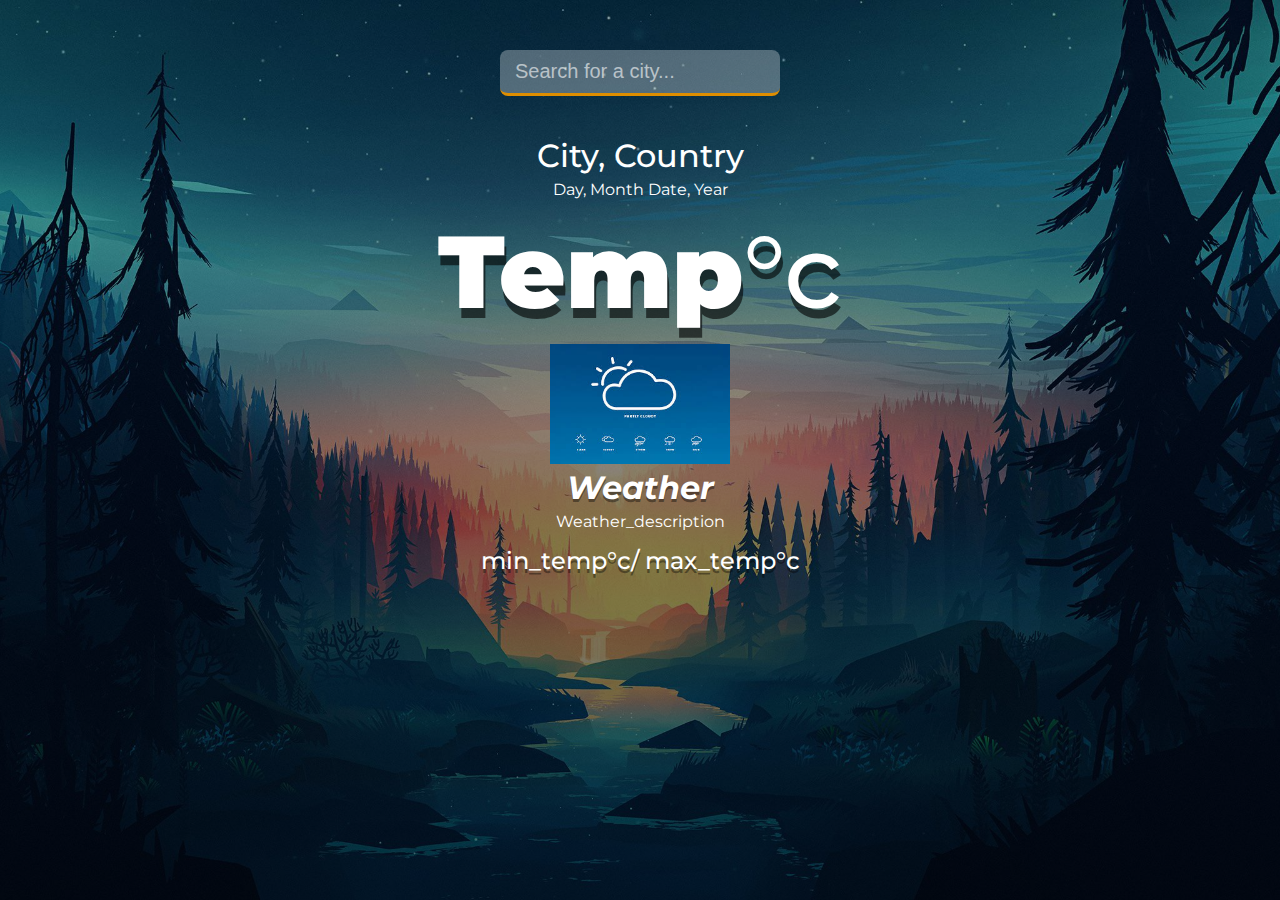
<file: index.html>
<!DOCTYPE html>
<html lang="en">

<head>
    <meta charset="UTF-8">
    <meta name="viewport" content="width=device-width, user-scalable=no" />
    <title>Weather App</title>
    <link rel="stylesheet" href="style.css">

</head>

<body>

    <div class="app-wrap">
        <header>
            <input type="text" class="search-box" placeholder="Search for a city..." autocomplete="on">
        </header>

        <main>
            <section class="location">
                <div class="city">
                    City, Country
                </div>
                <div class="date">
                    Day, Month Date, Year
                </div>
            </section>
            <div class="current">
                <div class="temp">Temp<span>°c</span></div>
                <div class="weather-icon">
                    <img  src="weathericon2.jpg" height="120px" weight="100px" alt="weather_icon">
                </div>
                <div class="weather">Weather</div>
                <div class="description">Weather_description</div>
                <div class="hi-low">min_temp°c/ max_temp°c</div>
            </div>
        </main>
    </div>

    <script src="main.js"></script>

</body>


</html>
</file>
<file: style.css>
@import url("https://fonts.googleapis.com/css2?family=Montserrat:wght@300;400;500;700;900&display=swap");
*{
  margin:0;
  padding:0;
  box-sizing: border-box;
}

body{
  font-family: 'montserrat',sans-serif;
  background-image: url('bg.jpg');
  background-size: cover;
  background-position: top center;
}

.app-wrap{
  display: flex;
  flex-direction: column;
  min-height: 100vh;
  background-image: linear-gradient(to bottom, rgba(0,0,0,0.3),rgba(0,0,0,0.6));
}

header{
  display:flex;
  justify-content: center;
  align-items: center;
  padding: 50px 15px 15px;
}

header input{
  width: 100%;
  max-width: 280px;
  padding: 10px 15px;
  border:none;
  outline: none;
  background-color: rgba(255, 255, 255, 0.3);
  border-radius: 8px;
  color: #fff;
  border-bottom: 3px solid #df8e00;
  font-size: 20px;
  font-weight: 300;
  transition: 0.2s ease-out;
}

header input:focus{
  background-color: rgba(255, 255, 255,0.6);
}

header input::placeholder{
  color:rgba(255, 255, 255,0.6);
}

main{
  flex: 1 1 100%;
  padding: 25px 25px 50px;
  display: flex;
  flex-direction: column;
  align-items: center;
  text-align: center;
}

.location .city{
  color: #fff;
  font-size:32px;
  font-weight: 500;
  margin-bottom: 5px;
}

.location .date{
  color:#fff;
  font-size: 16px;
}

.current .temp{
  color:#fff;
  font-size: 102px;
  font-weight: 900;
  margin: 10px 0px;
  text-shadow: 2px 10px rgba(0,0,0,0.6);
}

.current .temp span{
  font-weight: 500;
}

.current .weather{
  color:#fff;
  font-size: 32px;
  font-weight: 700;
  font-style: italic;
  margin-bottom: 5px;
  text-shadow: 0px 3px rgba(0,0,0,0.4);
}

.current .description{
  color:#fff;
  font-size: 16px;
  margin-bottom: 15px;
  text-transform: capitalize;
}

.current .hi-low{
  color:#fff;
  font-size: 24px;
  font-weight: 500;
  text-shadow: 0px 4px rgba(0, 0, 0, 0.4);
}
</file>
